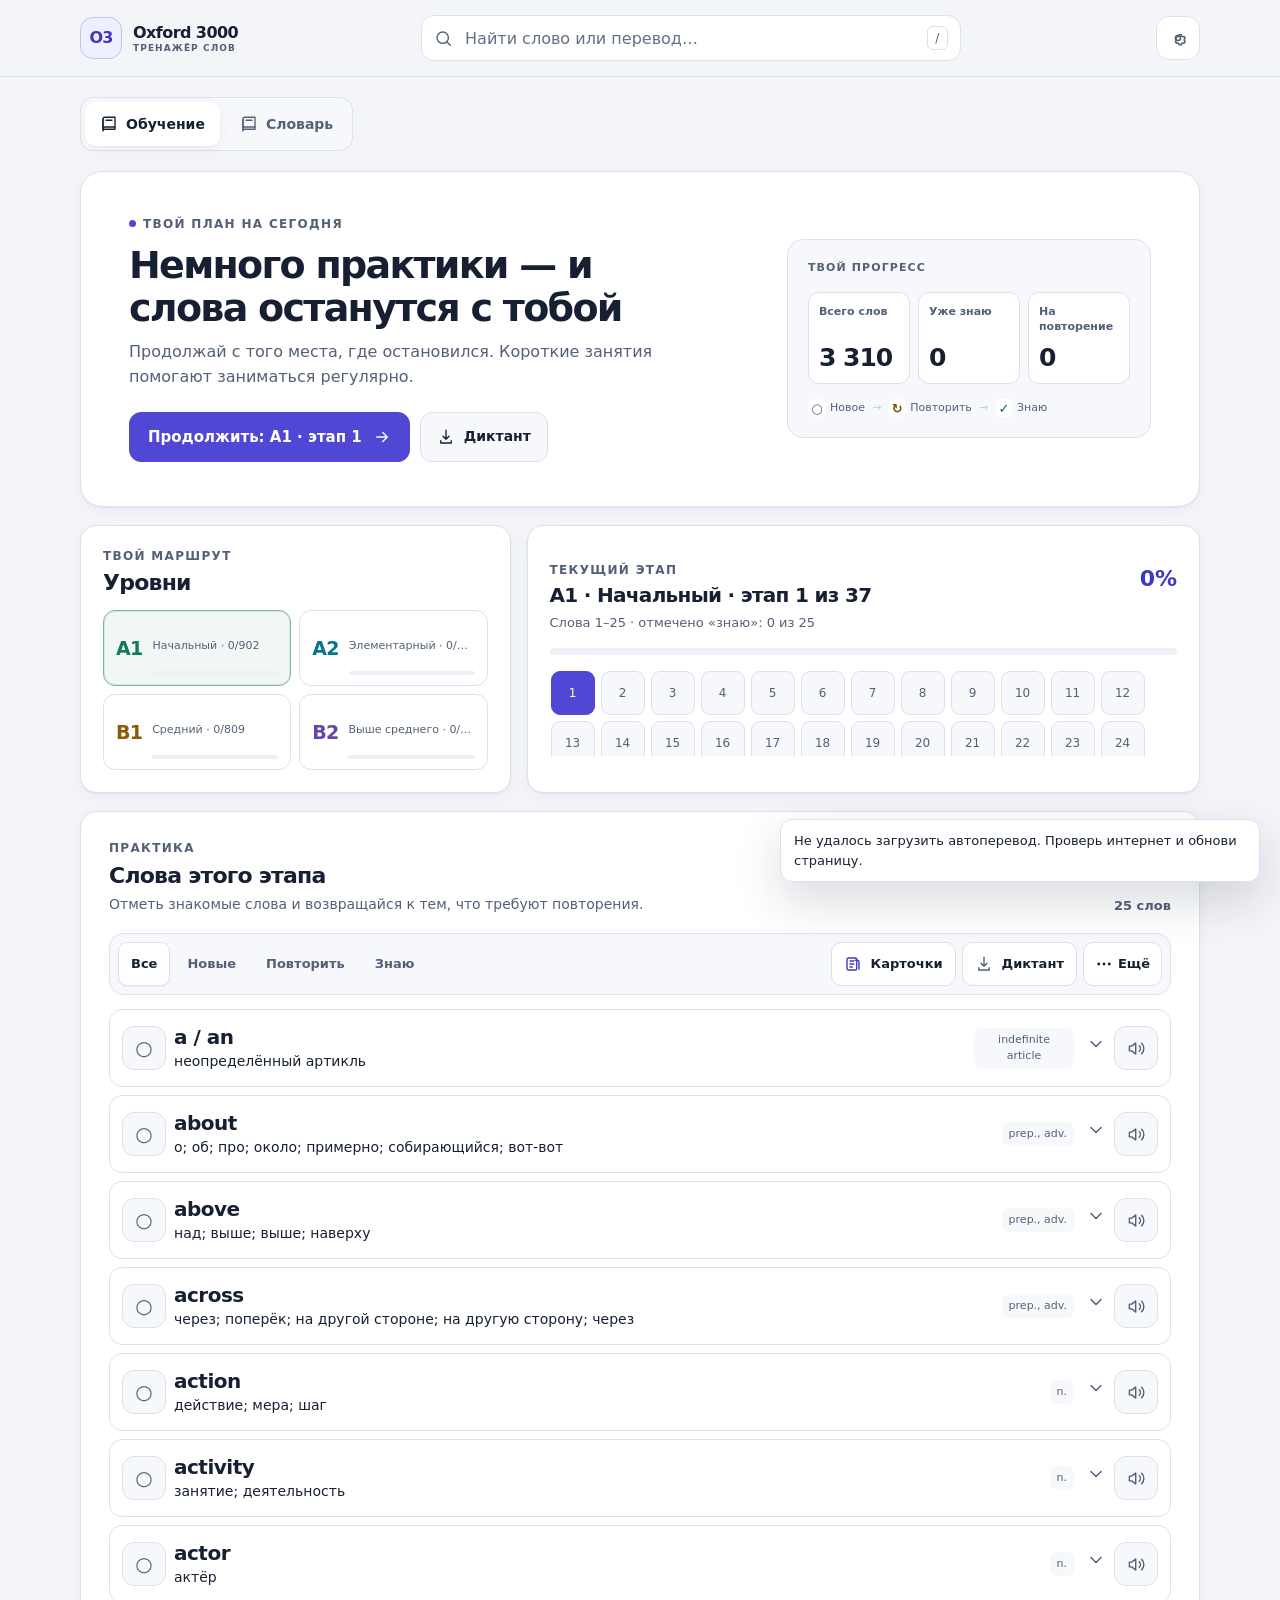
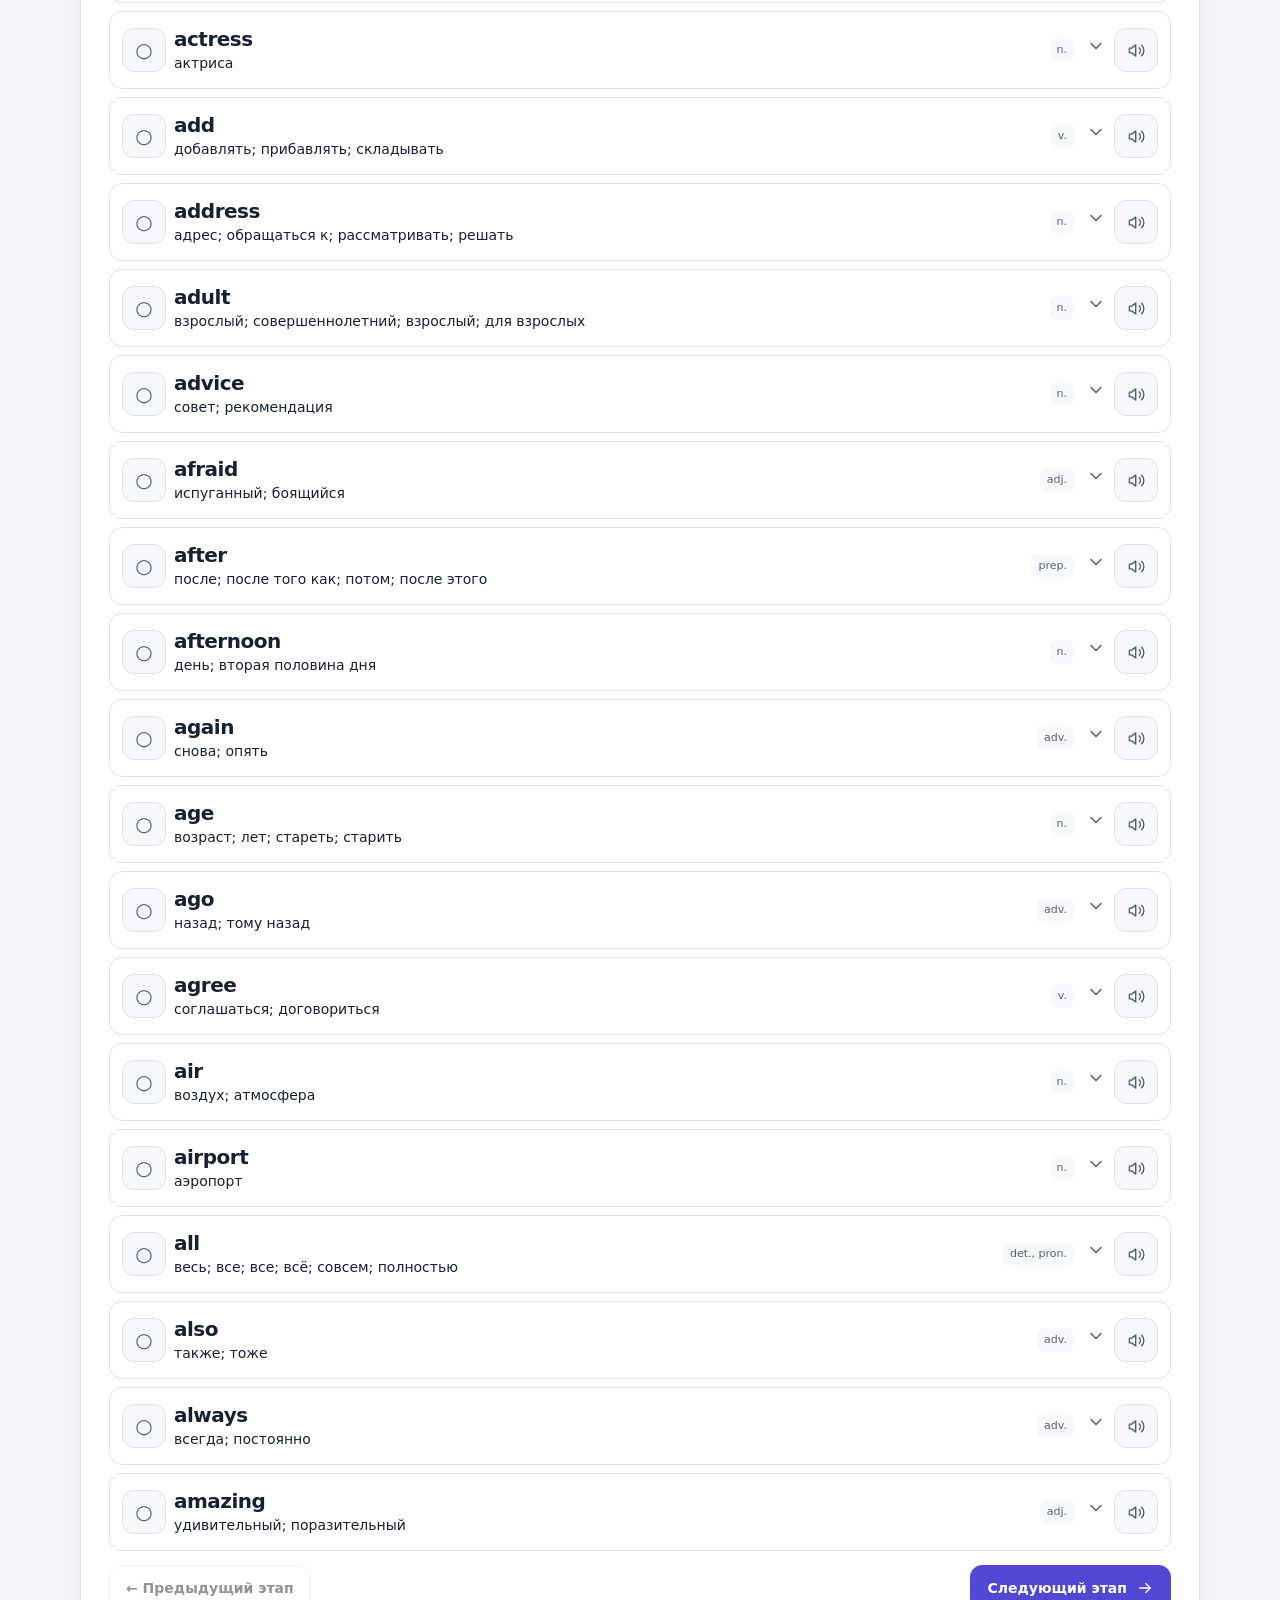
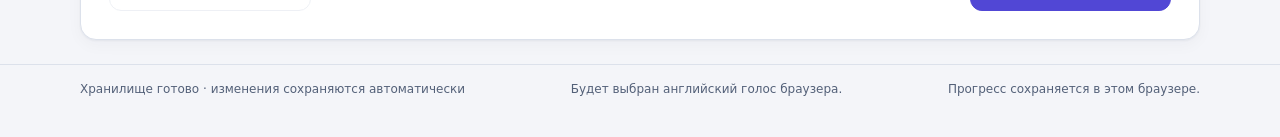
<file: index.html>
<!doctype html>
<html lang="ru">
<head>
  <meta charset="utf-8">
  <meta name="viewport" content="width=device-width, initial-scale=1, viewport-fit=cover">
  <meta name="theme-color" content="#f4f5f9">
  <meta name="apple-mobile-web-app-capable" content="yes">
  <meta name="apple-mobile-web-app-title" content="Oxford 3000">
  <meta name="description" content="Тренажёр английских слов Oxford 3000 для русскоязычных: уровни A1–B2, карточки, повторение и диктант.">
  <link rel="icon" type="image/svg+xml" href="data/icon.svg">
  <link rel="apple-touch-icon" href="./data/icon-180.png">
  <link rel="manifest" href="manifest.webmanifest">
  <title>Oxford 3000 — English Trainer</title>
  <link rel="stylesheet" href="./styles.css">
</head>
<body data-page="study">
  <header class="app-header">
    <div class="wrap top">
      <a class="brand" href="./index.html" aria-label="Oxford 3000 — на главную">
        <span class="brand-mark" aria-hidden="true">O3</span>
        <span class="brand-name">Oxford 3000<span class="brand-sub">ТРЕНАЖЁР СЛОВ</span></span>
      </a>
      <label class="searchbox" for="q">
        <svg viewBox="0 0 24 24" aria-hidden="true"><circle cx="11" cy="11" r="7.2"></circle><path d="m16.2 16.2 4.3 4.3"></path></svg>
        <span class="sr-only">Поиск по словам и переводам</span>
        <input id="q" type="search" placeholder="Найти слово или перевод…" autocomplete="off" aria-keyshortcuts="Control+K /">
        <kbd class="search-shortcut" aria-hidden="true">/</kbd>
        <button class="clear" id="clearSearch" type="button" aria-label="Очистить поиск" hidden>×</button>
      </label>
      <div class="header-tools">
        <span class="streak" id="stk" aria-live="polite"></span>
        <button class="icon-btn settings-trigger" data-a="data" type="button" aria-label="Настройки и данные" title="Настройки и данные">
          <svg viewBox="0 0 24 24" aria-hidden="true"><circle cx="12" cy="12" r="3"></circle><path d="m19.4 15 .1.1 1.1.9-1.4 2.4-1.4-.6a7.9 7.9 0 0 1-1.5.9l-.2 1.5h-2.8l-.2-1.5a7.9 7.9 0 0 1-1.5-.9l-1.4.6-1.4-2.4 1.1-.9a7.2 7.2 0 0 1 0-1.8l-1.1-.9 1.4-2.4 1.4.6a7.9 7.9 0 0 1 1.5-.9l.2-1.5h2.8l.2 1.5a7.9 7.9 0 0 1 1.5.9l1.4-.6 1.4 2.4-1.1.9a7.2 7.2 0 0 1 0 1.7Z"></path></svg>
        </button>
      </div>
    </div>
  </header>

  <main class="wrap app-main">
    <nav class="page-tabs" id="pageTabs" aria-label="Разделы сайта">
      <button class="page-tab active" data-a="pageStudy" type="button" aria-current="page"><svg viewBox="0 0 24 24" aria-hidden="true"><path d="M4 5.5A2.5 2.5 0 0 1 6.5 3H20v16H6.5A2.5 2.5 0 0 0 4 21Z"></path><path d="M4 5.5v13A2.5 2.5 0 0 1 6.5 16H20M8 7h8"></path></svg>Обучение</button>
      <button class="page-tab" data-a="pageVocab" type="button"><svg viewBox="0 0 24 24" aria-hidden="true"><path d="M4 5.5A2.5 2.5 0 0 1 6.5 3H20v16H6.5A2.5 2.5 0 0 0 4 21Z"></path><path d="M4 5.5v13A2.5 2.5 0 0 1 6.5 16H20M8 7h8"></path></svg>Словарь</button>
    </nav>

    <section id="studyPage" class="study-page">
      <section class="today-panel" aria-labelledby="todayTitle">
        <div class="today-copy">
          <div class="eyebrow"><span class="eyebrow-dot" aria-hidden="true"></span>ТВОЙ ПЛАН НА СЕГОДНЯ</div>
          <h1 id="todayTitle">Немного практики — и слова останутся с тобой</h1>
          <p class="subtitle">Продолжай с того места, где остановился. Короткие занятия помогают заниматься регулярно.</p>
          <div class="hero-actions">
            <button class="btn primary continue-btn" data-a="cards" id="continueBtn" type="button"><span id="continueLabel">Начать занятие · A1 · этап 1</span><svg viewBox="0 0 24 24" aria-hidden="true"><path d="M5 12h14M13 6l6 6-6 6"></path></svg></button>
            <button class="btn secondary-action" data-a="dict" type="button"><svg viewBox="0 0 24 24" aria-hidden="true"><path d="M12 3v12m0 0 4-4m-4 4-4-4M5 17v3h14v-3"></path></svg>Диктант</button>
          </div>
        </div>
        <div class="today-summary">
          <div class="summary-heading"><span>ТВОЙ ПРОГРЕСС</span><span class="streak-summary" id="streakSummary"></span></div>
          <div class="stats" id="stats" aria-live="polite"></div>
          <div class="status-guide" aria-label="Как работают статусы слов">
            <span class="guide-item"><b class="guide-new">○</b>Новое</span>
            <span class="guide-arrow" aria-hidden="true">→</span>
            <span class="guide-item"><b class="guide-review">↻</b>Повторить</span>
            <span class="guide-arrow" aria-hidden="true">→</span>
            <span class="guide-item"><b class="guide-known">✓</b>Знаю</span>
          </div>
        </div>
      </section>

      <section class="study-grid" aria-label="Уровень и этап обучения">
        <aside class="level-panel">
          <div class="section-heading compact-heading"><div><span class="eyebrow">ТВОЙ МАРШРУТ</span><h2>Уровни</h2></div></div>
          <nav class="levels" id="nav" aria-label="Уровни английского"></nav>
        </aside>
        <section class="stage-panel" id="stagePanel" aria-labelledby="stageTitle">
          <div class="stage-top"><div><div class="eyebrow">ТЕКУЩИЙ ЭТАП</div><h2 class="stage-title" id="stageTitle"></h2><div class="muted stage-meta" id="stageMeta"></div></div><div class="stage-percent" id="stagePct"></div></div>
          <div class="progress-line" role="progressbar" aria-label="Прогресс этапа" aria-valuemin="0" aria-valuemax="100"><i id="stageProgress"></i></div>
          <div class="stages" id="chips" aria-label="Этапы"></div>
        </section>
      </section>

      <section class="word-workspace" aria-labelledby="wordsHeading">
        <div class="section-heading words-heading"><div><span class="eyebrow">ПРАКТИКА</span><h2 id="wordsHeading">Слова этого этапа</h2><p class="muted">Отметь знакомые слова и возвращайся к тем, что требуют повторения.</p></div><div class="word-count" id="wordCount" aria-live="polite"></div></div>
        <div class="toolbar">
          <div class="filters" id="filters" role="group" aria-label="Фильтр по статусу">
            <button class="filter active" data-filter="all" type="button" aria-pressed="true">Все</button>
            <button class="filter" data-filter="0" type="button" aria-pressed="false">Новые</button>
            <button class="filter" data-filter="1" type="button" aria-pressed="false">Повторить</button>
            <button class="filter" data-filter="2" type="button" aria-pressed="false">Знаю</button>
          </div>
          <div class="toolbar-actions">
            <button class="btn small toolbar-study" data-a="cards" type="button"><svg viewBox="0 0 24 24" aria-hidden="true"><rect x="4" y="4" width="13" height="16" rx="2"></rect><path d="M8 8h5M8 12h5M8 16h3m4-9h3a2 2 0 0 1 2 2v10"></path></svg>Карточки</button>
            <button class="btn small toolbar-dict" data-a="dict" type="button"><svg viewBox="0 0 24 24" aria-hidden="true"><path d="M12 3v12m0 0 4-4m-4 4-4-4M5 17v3h14v-3"></path></svg>Диктант</button>
            <details class="more-actions" id="moreMenu">
              <summary aria-label="Другие действия" title="Другие действия"><svg viewBox="0 0 24 24" aria-hidden="true"><circle cx="5" cy="12" r="1"></circle><circle cx="12" cy="12" r="1"></circle><circle cx="19" cy="12" r="1"></circle></svg><span>Ещё</span></summary>
              <div class="more-menu-items">
                <button data-a="modeToday" type="button"><svg viewBox="0 0 24 24" aria-hidden="true"><circle cx="12" cy="12" r="9"></circle><path d="M12 7v5l3 2"></path></svg>План на сегодня</button>
                <button data-a="modeStages" type="button"><svg viewBox="0 0 24 24" aria-hidden="true"><path d="M4 5h16M4 12h16M4 19h16"></path><circle cx="8" cy="5" r="1.5"></circle><circle cx="15" cy="12" r="1.5"></circle><circle cx="10" cy="19" r="1.5"></circle></svg>Показать этап</button>
                <button data-a="rev" type="button"><svg viewBox="0 0 24 24" aria-hidden="true"><path d="M4 12a8 8 0 1 0 2.3-5.7L4 8.5M4 4v4.5h4.5"></path><path d="M12 8v4l2.5 1.5"></path></svg>Слабые слова</button>
                <button class="danger-action" data-a="allk" type="button"><svg viewBox="0 0 24 24" aria-hidden="true"><path d="m5 12 4 4L19 6"></path></svg>Отметить этап как изученный</button>
              </div>
            </details>
          </div>
        </div>
        <section id="list" aria-live="polite" aria-busy="false"></section>
        <div class="pager" id="pager"></div>
      </section>
    </section>

    <section id="vocabPage" class="vocab-page" hidden aria-labelledby="vocabHeading">
      <div class="section-heading vocab-heading"><div><span class="eyebrow">OXFORD 3000</span><h1 id="vocabHeading">Словарь</h1><p class="subtitle">Ищи слово, смотри перевод и тренируй память на карточках.</p></div><div id="vocabMeta" class="word-count" aria-live="polite"></div></div>
      <div class="vocab-controls">
        <label class="field-label" for="vocabLevel">Уровень</label>
        <select id="vocabLevel" class="vocab-select"><option value="all">Все уровни</option><option>A1</option><option>A2</option><option>B1</option><option>B2</option></select>
        <div class="vocab-switch" role="group" aria-label="Вид словаря"><button class="btn active" data-a="vocabTable" type="button" aria-pressed="true"><svg viewBox="0 0 24 24" aria-hidden="true"><path d="M4 5h16M4 10h16M4 15h16M4 20h16M9 5v15M16 5v15"></path></svg>Таблица</button><button class="btn" data-a="vocabCards" type="button" aria-pressed="false"><svg viewBox="0 0 24 24" aria-hidden="true"><rect x="4" y="3" width="16" height="18" rx="2"></rect><path d="M8 8h8M8 12h8M8 16h5"></path></svg>Карточки</button></div>
      </div>
      <div class="vocab-language"><span>Первая сторона:</span><button class="filter active" data-a="frontEnglish" type="button" aria-pressed="true">English</button><button class="filter" data-a="frontRussian" type="button" aria-pressed="false">Русский</button><span class="muted">Нажми или выбери карточку клавиатурой, чтобы перевернуть</span></div>
      <div id="vocabContent"></div>
      <div class="vocab-pagination" id="vocabPagination"></div>
    </section>
  </main>

  <footer class="app-footer"><div class="wrap footer-inner"><span id="saveState" role="status" aria-live="polite">Загрузка хранилища…</span><span id="speechStatus"></span><span>Прогресс сохраняется в этом браузере.</span></div></footer>
  <div class="mobile-continue"><button class="btn primary" data-a="cards" type="button"><span id="continueMobileLabel">Начать занятие · A1 · этап 1</span><svg viewBox="0 0 24 24" aria-hidden="true"><path d="M5 12h14M13 6l6 6-6 6"></path></svg></button></div>
  <nav class="mobile-nav" aria-label="Основная навигация">
    <button class="active" data-a="pageStudy" type="button" aria-current="page"><svg viewBox="0 0 24 24" aria-hidden="true"><path d="M4 5.5A2.5 2.5 0 0 1 6.5 3H20v16H6.5A2.5 2.5 0 0 0 4 21Z"></path><path d="M4 5.5v13A2.5 2.5 0 0 1 6.5 16H20"></path></svg><span>Учёба</span></button>
    <button data-a="pageVocab" type="button"><svg viewBox="0 0 24 24" aria-hidden="true"><path d="M4 5.5A2.5 2.5 0 0 1 6.5 3H20v16H6.5A2.5 2.5 0 0 0 4 21Z"></path><path d="M4 5.5v13A2.5 2.5 0 0 1 6.5 16H20"></path></svg><span>Словарь</span></button>
    <button data-a="data" type="button"><svg viewBox="0 0 24 24" aria-hidden="true"><circle cx="12" cy="12" r="3"></circle><path d="m19.4 15 .1.1 1.1.9-1.4 2.4-1.4-.6a7.9 7.9 0 0 1-1.5.9l-.2 1.5h-2.8l-.2-1.5a7.9 7.9 0 0 1-1.5-.9l-1.4.6-1.4-2.4 1.1-.9a7.2 7.2 0 0 1 0-1.8l-1.1-.9 1.4-2.4 1.4.6a7.9 7.9 0 0 1 1.5-.9l.2-1.5h2.8l.2 1.5a7.9 7.9 0 0 1 1.5.9l1.4-.6 1.4 2.4-1.1.9a7.2 7.2 0 0 1 0 1.7Z"></path></svg><span>Настройки</span></button>
  </nav>

  <div id="dlg" class="dialog-layer" role="dialog" aria-modal="true" aria-label="Окно тренажёра" hidden><div class="dialog" id="dbody"></div></div>
  <div id="toast" class="toast" role="status" aria-live="polite"></div>
  <input type="file" id="fi" accept=".json,application/json" hidden>
  <script src="./bootstrap.js"></script>
</body>
</html>
</file>
<file: styles.css>
:root {
  color-scheme: light;
  --bg: #f4f5f9;
  --surface: #ffffff;
  --surface-2: #f7f8fc;
  --surface-3: #eef0f7;
  --text: #172033;
  --muted: #536078;
  --line: #dce1eb;
  --line-strong: #c4ccdb;
  --accent: #5147d5;
  --accent-strong: #4037bf;
  --accent-soft: #efefff;
  --on-accent: #ffffff;
  --green: #176b45;
  --green-soft: #e9f6ef;
  --on-green: #ffffff;
  --amber: #78530b;
  --amber-soft: #fff5dc;
  --danger: #a42d39;
  --danger-soft: #fff0f1;
  --level-a1: #147a58;
  --level-a2: #08758a;
  --level-b1: #8c5b0a;
  --level-b2: #6743ae;
  --shadow-sm: 0 1px 2px rgba(19, 30, 53, .05), 0 5px 16px rgba(19, 30, 53, .035);
  --shadow-md: 0 18px 48px rgba(15, 24, 43, .16);
  --radius-sm: 10px;
  --radius-md: 16px;
  --radius-lg: 22px;
  --space-1: 4px;
  --space-2: 8px;
  --space-3: 12px;
  --space-4: 16px;
  --space-5: 20px;
  --space-6: 24px;
  --space-8: 32px;
  --space-10: 40px;
  --text-xs: .75rem;
  --text-sm: .875rem;
  --text-md: 1rem;
  --text-lg: 1.125rem;
  --text-xl: 1.375rem;
  --text-2xl: 1.875rem;
  --text-display: clamp(1.625rem, 4vw, 2.375rem);
  --motion-fast: 120ms;
  --motion-base: 180ms;
  --motion-slow: 260ms;
  --ease-out: cubic-bezier(.2, .75, .25, 1);
  font-family: ui-sans-serif, system-ui, -apple-system, BlinkMacSystemFont, "Segoe UI", sans-serif;
}

[data-theme="dark"] {
  color-scheme: dark;
  --bg: #111621;
  --surface: #1a2230;
  --surface-2: #202a3b;
  --surface-3: #2a3548;
  --text: #f1f4fb;
  --muted: #bdc6d7;
  --line: #354155;
  --line-strong: #4b5a72;
  --accent: #b5adff;
  --accent-strong: #c8c2ff;
  --accent-soft: #302d50;
  --on-accent: #19163a;
  --green: #82d5a9;
  --green-soft: #203c32;
  --on-green: #11251c;
  --amber: #f2ce7a;
  --amber-soft: #41371f;
  --danger: #ff9da6;
  --danger-soft: #48272e;
  --level-a1: #81d9b0;
  --level-a2: #80d4e6;
  --level-b1: #f0c67b;
  --level-b2: #cbb2ff;
  --shadow-sm: 0 1px 2px rgba(0, 0, 0, .16), 0 6px 18px rgba(0, 0, 0, .12);
  --shadow-md: 0 18px 48px rgba(0, 0, 0, .45);
}

* { box-sizing: border-box; }
html { min-width: 320px; scroll-behavior: smooth; scroll-padding-top: 92px; }
body {
  min-width: 320px;
  margin: 0;
  padding-bottom: calc(24px + env(safe-area-inset-bottom));
  background: var(--bg);
  color: var(--text);
  font-size: 1rem;
  line-height: 1.5;
  -webkit-font-smoothing: antialiased;
  text-rendering: optimizeLegibility;
}
button, input, select, textarea { font: inherit; }
button { color: inherit; cursor: pointer; }
button:disabled { cursor: not-allowed; opacity: .48; }
button, a, input, select, summary { -webkit-tap-highlight-color: transparent; }
a { color: var(--accent-strong); }
svg { width: 20px; height: 20px; fill: none; stroke: currentColor; stroke-width: 1.8; stroke-linecap: round; stroke-linejoin: round; flex: 0 0 auto; }
:focus-visible { outline: 3px solid var(--accent); outline-offset: 3px; }
[hidden] { display: none !important; }
.sr-only { position: absolute; width: 1px; height: 1px; padding: 0; margin: -1px; overflow: hidden; clip: rect(0, 0, 0, 0); white-space: nowrap; border: 0; }
.wrap { width: min(100% - 40px, 1120px); margin-inline: auto; }
.muted { color: var(--muted); }
.eyebrow { display: block; color: var(--muted); font-size: var(--text-xs); font-weight: 750; letter-spacing: .11em; line-height: 1.35; }

.app-header {
  position: sticky;
  z-index: 30;
  top: 0;
  padding-top: env(safe-area-inset-top);
  border-bottom: 1px solid var(--line);
  background: color-mix(in srgb, var(--bg) 94%, transparent);
  backdrop-filter: blur(14px);
}
.top { display: grid; grid-template-columns: auto minmax(190px, 1fr) auto; align-items: center; gap: 28px; min-height: 76px; }
.brand { display: inline-flex; align-items: center; gap: 11px; min-width: max-content; color: var(--text); text-decoration: none; }
.brand-mark { display: grid; width: 42px; height: 42px; place-items: center; border: 1px solid color-mix(in srgb, var(--accent) 20%, var(--line)); border-radius: 13px; background: var(--accent-soft); color: var(--accent-strong); font-size: 1rem; font-weight: 800; letter-spacing: -.06em; }
.brand-name { display: grid; gap: 1px; font-size: 1rem; font-weight: 760; letter-spacing: -.035em; line-height: 1.2; }
.brand-sub { color: var(--muted); font-size: 0.5625rem; font-weight: 700; letter-spacing: .12em; }
.searchbox { display: flex; align-items: center; gap: 10px; width: min(100%, 540px); min-height: 46px; justify-self: center; padding: 0 12px; border: 1px solid var(--line); border-radius: 13px; background: var(--surface); color: var(--muted); transition: border-color var(--motion-fast), box-shadow var(--motion-fast); }
.searchbox:focus-within { border-color: var(--accent); box-shadow: 0 0 0 3px color-mix(in srgb, var(--accent) 17%, transparent); }
.searchbox > svg { width: 19px; height: 19px; }
.searchbox input { width: 100%; min-width: 0; height: 44px; border: 0; outline: 0; background: transparent; color: var(--text); font-size: 1rem; }
.searchbox input::placeholder { color: var(--muted); opacity: .9; }
.search-shortcut { display: grid; width: 24px; height: 24px; place-items: center; border: 1px solid var(--line); border-radius: 6px; color: var(--muted); font-family: inherit; font-size: 0.75rem; }
.clear { width: 44px; min-width: 44px; height: 44px; border: 0; border-radius: 8px; background: transparent; color: var(--muted); font-size: 1.4375rem; line-height: 1; }
.clear:hover { background: var(--surface-3); color: var(--text); }
.header-tools { display: flex; align-items: center; justify-content: flex-end; gap: 12px; }
.streak { display: inline-flex; align-items: center; gap: 6px; color: var(--text); font-size: 0.8125rem; font-weight: 650; white-space: nowrap; }
.streak svg { color: var(--amber); }
.icon-btn { display: grid; width: 44px; height: 44px; place-items: center; border: 1px solid var(--line); border-radius: 13px; background: var(--surface); color: var(--muted); transition: color var(--motion-fast), border-color var(--motion-fast), background var(--motion-fast); }
.icon-btn:hover { border-color: var(--line-strong); background: var(--surface-2); color: var(--text); }

.app-main { min-height: 72vh; padding-top: 20px; }
.page-tabs { display: flex; gap: 5px; width: max-content; margin: 0 0 20px; padding: 4px; border: 1px solid var(--line); border-radius: 13px; background: var(--surface-2); }
.page-tab { display: inline-flex; align-items: center; justify-content: center; gap: 8px; min-height: 44px; padding: 0 15px; border: 0; border-radius: 10px; background: transparent; color: var(--muted); font-size: 0.875rem; font-weight: 650; transition: color var(--motion-fast), background var(--motion-fast), box-shadow var(--motion-fast); }
.page-tab svg { width: 18px; height: 18px; }
.page-tab:hover { color: var(--text); }
.page-tab.active { background: var(--surface); box-shadow: var(--shadow-sm); color: var(--text); }

.today-panel { display: grid; grid-template-columns: minmax(0, 1.25fr) minmax(330px, .75fr); gap: clamp(24px, 4vw, 56px); align-items: center; min-height: 260px; padding: clamp(24px, 4vw, 44px); border: 1px solid var(--line); border-radius: var(--radius-lg); background: var(--surface); box-shadow: var(--shadow-sm); }
.today-copy { max-width: 630px; }
.eyebrow-dot { display: inline-block; width: 7px; height: 7px; margin: 0 7px 1px 0; border-radius: 50%; background: var(--accent); }
h1, h2, h3, h4, p { margin-top: 0; }
.today-panel h1 { max-width: 610px; margin: 12px 0 10px; font-size: var(--text-display); font-weight: 730; letter-spacing: -.045em; line-height: 1.13; text-wrap: balance; }
.subtitle { max-width: 590px; margin: 0; color: var(--muted); font-size: 1rem; line-height: 1.55; }
.hero-actions { display: flex; flex-wrap: wrap; gap: 10px; margin-top: 22px; }
.btn { display: inline-flex; min-height: 46px; align-items: center; justify-content: center; gap: 9px; padding: 0 16px; border: 1px solid var(--line); border-radius: 12px; background: var(--surface); color: var(--text); font-size: 0.875rem; font-weight: 650; line-height: 1.2; text-align: center; text-decoration: none; transition: transform var(--motion-fast), color var(--motion-fast), border-color var(--motion-fast), background var(--motion-fast), box-shadow var(--motion-fast); }
.btn svg { width: 18px; height: 18px; }
.btn:hover:not(:disabled) { border-color: var(--line-strong); background: var(--surface-2); }
.btn:active:not(:disabled) { transform: translateY(1px); }
.btn.primary { border-color: var(--accent); background: var(--accent); color: var(--on-accent); }
.btn.primary:hover:not(:disabled) { border-color: var(--accent-strong); background: var(--accent-strong); }
.btn.secondary-action { border-color: var(--line); background: var(--surface-2); }
.btn.soft { border-color: transparent; background: var(--accent-soft); color: var(--accent-strong); }
.btn.danger { border-color: color-mix(in srgb, var(--danger) 35%, var(--line)); background: var(--danger-soft); color: var(--danger); }
.btn.small { min-height: 44px; padding: 0 12px; border-radius: 10px; font-size: 0.8125rem; }
.continue-btn { min-height: 50px; padding-inline: 18px; font-size: 0.9375rem; }
.continue-btn svg { margin-left: 2px; }
.today-summary { min-width: 0; padding: 20px; border: 1px solid var(--line); border-radius: var(--radius-md); background: var(--surface-2); }
.summary-heading { display: flex; align-items: center; justify-content: space-between; gap: 10px; margin-bottom: 15px; color: var(--muted); font-size: 0.6875rem; font-weight: 750; letter-spacing: .1em; }
.streak-summary { display: inline-flex; align-items: center; gap: 5px; color: var(--text); font-size: 0.75rem; letter-spacing: 0; }
.streak-summary:empty { display: none; }
.streak-summary svg { width: 16px; height: 16px; color: var(--amber); }
.stats { display: grid; grid-template-columns: repeat(3, minmax(0, 1fr)); gap: 8px; }
.stat { min-width: 0; padding: 12px 10px; border: 1px solid var(--line); border-radius: 11px; background: var(--surface); }
.stat-label { min-height: 36px; color: var(--muted); font-size: 0.6875rem; font-weight: 550; line-height: 1.35; }
.stat-value { margin-top: 3px; color: var(--text); font-size: clamp(1.25rem, 2vw, 1.5625rem); font-weight: 740; letter-spacing: -.04em; font-variant-numeric: tabular-nums; line-height: 1.1; }
.status-guide { display: flex; flex-wrap: wrap; align-items: center; gap: 7px; margin-top: 15px; color: var(--muted); font-size: 0.6875rem; }
.guide-item { display: inline-flex; align-items: center; gap: 4px; white-space: nowrap; }
.guide-item b { display: inline-grid; width: 18px; height: 18px; place-items: center; border-radius: 6px; background: var(--surface); font-size: 0.8125rem; }
.guide-new { color: var(--muted); }
.guide-review { color: var(--amber); }
.guide-known { color: var(--green); }
.guide-arrow { color: var(--line-strong); }

.study-grid { display: grid; grid-template-columns: minmax(260px, .78fr) minmax(0, 1.22fr); gap: 16px; margin-top: 18px; }
.level-panel, .stage-panel, .word-workspace { min-width: 0; padding: 22px; border: 1px solid var(--line); border-radius: var(--radius-md); background: var(--surface); box-shadow: var(--shadow-sm); }
.section-heading { display: flex; align-items: end; justify-content: space-between; gap: 20px; }
.compact-heading { margin-bottom: 14px; }
.section-heading h2, .stage-title { margin: 5px 0 0; font-size: var(--text-xl); font-weight: 700; letter-spacing: -.035em; line-height: 1.25; }
.levels { display: grid; grid-template-columns: repeat(2, minmax(0, 1fr)); gap: 8px; }
.level { display: grid; min-height: 76px; grid-template-columns: auto 1fr; grid-template-rows: 1fr auto; align-items: center; gap: 0 10px; padding: 10px 12px; border: 1px solid var(--line); border-radius: 12px; background: var(--surface); text-align: left; transition: border-color var(--motion-fast), background var(--motion-fast), box-shadow var(--motion-fast); }
.level:hover { border-color: var(--line-strong); background: var(--surface-2); }
.level.active { border-color: color-mix(in srgb, var(--level) 45%, var(--line)); background: color-mix(in srgb, var(--level) 6%, var(--surface)); box-shadow: inset 0 0 0 1px color-mix(in srgb, var(--level) 12%, transparent); }
.level strong { grid-row: 1 / 3; color: var(--level); font-size: 1.1875rem; font-weight: 780; letter-spacing: -.04em; }
.level small { overflow: hidden; color: var(--muted); font-size: 0.6875rem; text-overflow: ellipsis; white-space: nowrap; }
.level-count { margin-left: auto; }
.mini-track { height: 4px; overflow: hidden; border-radius: 4px; background: var(--surface-3); }
.mini-track i, .progress-line i { display: block; height: 100%; border-radius: inherit; background: var(--level, var(--accent)); transition: width var(--motion-slow) var(--ease-out); }
[data-v="A1"], [data-l="A1"] { --level: var(--level-a1); }
[data-v="A2"], [data-l="A2"] { --level: var(--level-a2); }
[data-v="B1"], [data-l="B1"] { --level: var(--level-b1); }
[data-v="B2"], [data-l="B2"] { --level: var(--level-b2); }
.stage-panel { display: flex; min-height: 100%; flex-direction: column; justify-content: center; }
.stage-top { display: flex; align-items: start; justify-content: space-between; gap: 16px; }
.stage-title { font-size: 1.25rem; }
.stage-meta { margin-top: 5px; font-size: 0.8125rem; }
.stage-percent { color: var(--accent-strong); font-size: 1.375rem; font-weight: 740; font-variant-numeric: tabular-nums; }
.progress-line { height: 7px; overflow: hidden; margin: 16px 0 15px; border-radius: 999px; background: var(--surface-3); }
.progress-line i { width: 0; background: var(--accent); }
.stages { display: flex; max-height: 86px; flex-wrap: wrap; gap: 6px; overflow-y: auto; padding: 1px 3px 3px 1px; scrollbar-color: var(--line-strong) transparent; scrollbar-width: thin; }
.stage { display: grid; width: 44px; min-width: 44px; height: 44px; place-items: center; border: 1px solid var(--line); border-radius: 9px; background: var(--surface-2); color: var(--muted); font-size: 0.75rem; font-variant-numeric: tabular-nums; }
.stage:hover { border-color: var(--accent); color: var(--text); }
.stage.active { border-color: var(--accent); background: var(--accent); color: var(--on-accent); }

.word-workspace { margin-top: 18px; padding: 24px; }
.words-heading { align-items: end; margin-bottom: 18px; }
.words-heading p { margin: 5px 0 0; font-size: 0.875rem; }
.word-count { color: var(--muted); font-size: 0.8125rem; font-weight: 550; font-variant-numeric: tabular-nums; }
.toolbar { display: flex; align-items: center; justify-content: space-between; gap: 12px; margin-bottom: 14px; padding: 8px; border: 1px solid var(--line); border-radius: 14px; background: var(--surface-2); }
.filters { display: flex; min-width: 0; flex-wrap: wrap; gap: 4px; }
.filter { display: inline-flex; min-height: 44px; align-items: center; justify-content: center; padding: 0 12px; border: 1px solid transparent; border-radius: 9px; background: transparent; color: var(--muted); font-size: 0.8125rem; font-weight: 600; white-space: nowrap; }
.filter:hover { background: var(--surface); color: var(--text); }
.filter.active { border-color: var(--line); background: var(--surface); box-shadow: 0 1px 2px rgba(10, 20, 40, .04); color: var(--text); }
.toolbar-actions { display: flex; flex: 0 0 auto; align-items: center; gap: 6px; }
.toolbar-study svg { color: var(--accent-strong); }
.toolbar-dict svg { color: var(--muted); }
.more-actions { position: relative; }
.more-actions summary { display: inline-flex; min-height: 44px; align-items: center; gap: 5px; padding: 0 11px; border: 1px solid var(--line); border-radius: 10px; background: var(--surface); color: var(--text); cursor: pointer; font-size: 0.8125rem; font-weight: 620; list-style: none; }
.more-actions summary::-webkit-details-marker { display: none; }
.more-actions summary svg { width: 18px; height: 18px; }
.more-actions[open] summary { border-color: var(--accent); }
.more-menu-items { position: absolute; z-index: 15; top: calc(100% + 7px); right: 0; display: grid; width: min(270px, calc(100vw - 40px)); gap: 3px; padding: 6px; border: 1px solid var(--line); border-radius: 13px; background: var(--surface); box-shadow: var(--shadow-md); }
.more-menu-items button { display: flex; min-height: 44px; align-items: center; gap: 10px; padding: 7px 10px; border: 0; border-radius: 9px; background: transparent; color: var(--text); font-size: 0.8125rem; text-align: left; }
.more-menu-items button:hover { background: var(--surface-2); }
.more-menu-items button svg { width: 17px; height: 17px; color: var(--muted); }
.more-menu-items .danger-action { color: var(--danger); }
.more-menu-items .danger-action svg { color: var(--danger); }
#list { display: grid; gap: 8px; }
.word-card { overflow: clip; border: 1px solid var(--line); border-radius: 13px; background: var(--surface); transition: border-color var(--motion-fast), background var(--motion-fast), box-shadow var(--motion-fast); }
.word-card:hover { border-color: var(--line-strong); }
.word-card[data-s="1"] { border-left: 3px solid var(--amber); }
.word-card[data-s="2"] { border-left: 3px solid var(--green); }
.word-row { display: grid; min-height: 76px; grid-template-columns: 44px minmax(0, 1fr) 44px; align-items: center; gap: 8px; padding: 8px 12px; }
.status, .sound { display: grid; width: 44px; min-width: 44px; height: 44px; place-items: center; border: 1px solid var(--line); border-radius: 12px; background: var(--surface-2); color: var(--muted); transition: color var(--motion-fast), background var(--motion-fast), border-color var(--motion-fast); }
.status { font-size: 1.25rem; font-weight: 700; }
.status:hover, .sound:hover { border-color: var(--accent); background: var(--accent-soft); color: var(--accent-strong); }
.word-card[data-s="1"] .status { color: var(--amber); }
.word-card[data-s="2"] .status { color: var(--green); }
.sound svg { width: 19px; height: 19px; }
.word-toggle { display: grid; min-width: 0; min-height: 56px; grid-template-columns: minmax(0, 1fr) auto 20px; align-items: center; gap: 12px; padding: 5px 0; border: 0; background: transparent; text-align: left; }
.word-main { display: grid; min-width: 0; gap: 2px; }
.word-title { color: var(--text); font-size: clamp(1.0625rem, 2vw, 1.25rem); font-weight: 690; letter-spacing: -.025em; line-height: 1.25; overflow-wrap: anywhere; }
.word-meaning-label { color: var(--muted); font-size: 0.6875rem; }
.word-translation { color: var(--text); font-size: 0.875rem; font-weight: 520; line-height: 1.4; overflow-wrap: anywhere; }
.translation-source { display: inline-block; width: max-content; margin-top: 3px; padding: 2px 6px; border: 1px solid var(--line); border-radius: 6px; background: var(--surface-2); color: var(--muted); font-size: 0.625rem; font-weight: 600; line-height: 1.4; }
.translation-source.auto { border-color: color-mix(in srgb, var(--amber) 35%, var(--line)); background: var(--amber-soft); color: var(--amber); }
.translation-fallback { margin: 0 0 12px; color: var(--text); font-size: 0.9375rem; font-weight: 600; }
.homonym-note { margin-top: 7px; }
.pos { max-width: 100px; padding: 4px 7px; border-radius: 7px; background: var(--surface-2); color: var(--muted); font-size: 0.6875rem; text-align: center; }
.chevron { color: var(--muted); font-size: 1.0625rem; text-align: center; transition: transform var(--motion-fast); }
.word-card[data-open="true"] .chevron { transform: rotate(180deg); }
.word-body { margin: 0 14px 14px 64px; padding: 16px; border-top: 1px solid var(--line); color: var(--text); font-size: 0.875rem; }
.word-body h4 { margin: 16px 0 6px; color: var(--muted); font-size: 0.6875rem; font-weight: 750; letter-spacing: .08em; text-transform: uppercase; }
.word-body > h4:first-child { margin-top: 0; }
.word-body p { margin: 6px 0 10px; }
.sense { padding: 12px 0; border-bottom: 1px solid var(--line); }
.sense:last-child { border-bottom: 0; }
.sense h4 { margin: 0 0 7px; color: var(--accent-strong); }
.sense-ru { font-weight: 620; }
.example { display: grid; grid-template-columns: minmax(0, 1fr) auto; gap: 5px 12px; align-items: center; margin: 9px 0; }
.example > span:first-child { min-width: 0; overflow-wrap: anywhere; }
.example-ru { grid-column: 1; color: var(--muted); }
.example-sound { grid-column: 2; grid-row: 1 / 3; }
.collocation { display: inline-block; margin: 3px 4px 3px 0; padding: 4px 7px; border-radius: 6px; background: var(--surface-2); }
.note { margin: 5px 0; padding: 9px 11px; border-left: 3px solid var(--accent); border-radius: 5px; background: var(--surface-2); }
.own { display: grid; gap: 3px; }
.add-row { display: flex; gap: 7px; margin-top: 8px; }
.add-row input { min-width: 0; flex: 1; min-height: 44px; padding: 0 11px; border: 1px solid var(--line); border-radius: 9px; background: var(--surface); color: var(--text); }
.word-body a { display: inline-flex; min-height: 44px; align-items: center; margin: 4px 8px 0 0; padding: 5px 9px; border: 1px solid var(--line); border-radius: 8px; color: var(--accent-strong); font-size: 0.75rem; text-decoration: none; }
.word-body a:hover { background: var(--accent-soft); }
mark { padding: 0 1px; border-radius: 3px; background: var(--amber-soft); color: var(--text); }
.empty { display: grid; min-height: 150px; align-content: center; justify-items: center; gap: 6px; padding: 24px; border: 1px dashed var(--line-strong); border-radius: 13px; color: var(--muted); text-align: center; }
.empty strong { color: var(--text); font-size: 1rem; }
.pager { display: flex; justify-content: space-between; gap: 10px; margin-top: 14px; }

.vocab-page { min-height: 60vh; padding-bottom: 30px; }
.vocab-heading { margin: 8px 0 22px; }
.vocab-heading h1 { margin: 5px 0 6px; font-size: var(--text-2xl); letter-spacing: -.04em; }
.vocab-heading .subtitle { font-size: 0.9375rem; }
.vocab-controls { display: flex; align-items: center; gap: 9px; margin-bottom: 12px; padding: 12px; border: 1px solid var(--line); border-radius: 13px; background: var(--surface); }
.field-label { color: var(--muted); font-size: 0.8125rem; font-weight: 620; }
.vocab-select, .settings-select { min-height: 44px; padding: 0 34px 0 12px; border: 1px solid var(--line); border-radius: 10px; background: var(--surface); color: var(--text); }
.vocab-switch { display: flex; gap: 5px; margin-left: auto; }
.vocab-switch .btn { min-height: 44px; }
.vocab-switch .btn.active { border-color: var(--accent); background: var(--accent-soft); color: var(--accent-strong); }
.vocab-language { display: flex; flex-wrap: wrap; align-items: center; gap: 7px; margin-bottom: 12px; color: var(--muted); font-size: 0.8125rem; }
.vocab-language .muted { margin-left: auto; font-size: 0.75rem; }
.vocab-table-wrap { overflow-x: auto; border: 1px solid var(--line); border-radius: 13px; background: var(--surface); scrollbar-color: var(--line-strong) transparent; }
.vocab-table { width: 100%; border-collapse: separate; border-spacing: 0; font-size: 0.875rem; }
.vocab-table th { position: sticky; z-index: 2; top: 76px; padding: 12px 14px; border-bottom: 1px solid var(--line); background: var(--surface-2); color: var(--muted); font-size: 0.6875rem; font-weight: 750; letter-spacing: .04em; text-align: left; }
.vocab-table td { padding: 8px 14px; border-bottom: 1px solid var(--line); vertical-align: middle; }
.vocab-table tr:last-child td { border-bottom: 0; }
.vocab-table tbody tr:hover { background: var(--surface-2); }
.vocab-table td:first-child { color: var(--text); font-weight: 650; }
.vocab-table .translation-source { margin: 2px 0 0 6px; vertical-align: middle; }
.vocab-level-tag { display: inline-flex; min-width: 39px; min-height: 28px; align-items: center; justify-content: center; border-radius: 7px; background: color-mix(in srgb, var(--level) 11%, var(--surface)); color: var(--level); font-size: 0.6875rem; font-weight: 750; }
.vocab-audio { display: grid; width: 44px; height: 44px; place-items: center; border: 1px solid transparent; border-radius: 9px; background: transparent; color: var(--muted); }
.vocab-audio:hover { border-color: var(--line); background: var(--surface-2); color: var(--accent-strong); }
.vocab-card-grid { display: grid; grid-template-columns: repeat(4, minmax(0, 1fr)); gap: 12px; }
.vocab-flip { display: block; width: 100%; min-height: 180px; padding: 0; border: 0; border-radius: 14px; background: transparent; color: var(--text); text-align: inherit; perspective: 1000px; cursor: pointer; }
.vocab-flip:focus-visible { border-radius: 14px; }
.vocab-flip-inner { position: relative; min-height: 180px; transform-style: preserve-3d; transition: transform var(--motion-slow) var(--ease-out); }
.vocab-flip.flipped .vocab-flip-inner { transform: rotateY(180deg); }
.vocab-face { position: absolute; inset: 0; display: flex; flex-direction: column; align-items: center; justify-content: center; gap: 12px; padding: 18px; border: 1px solid var(--line); border-radius: 14px; background: var(--surface); box-shadow: var(--shadow-sm); backface-visibility: hidden; text-align: center; }
.vocab-face.back { transform: rotateY(180deg); background: var(--accent-soft); }
.vocab-face small { color: var(--muted); font-size: 0.625rem; font-weight: 750; letter-spacing: .1em; }
.vocab-face strong { font-size: 1.25rem; line-height: 1.3; overflow-wrap: anywhere; }
.vocab-pagination { display: flex; align-items: center; justify-content: center; gap: 14px; margin-top: 16px; }

.app-footer { margin-top: 24px; padding: 15px 0; border-top: 1px solid var(--line); color: var(--muted); font-size: 0.75rem; }
.footer-inner { display: flex; flex-wrap: wrap; justify-content: space-between; gap: 8px 18px; }
#saveState[data-error="true"] { color: var(--danger); font-weight: 650; }
.mobile-nav, .mobile-continue { display: none; }

.dialog-layer { position: fixed; z-index: 100; inset: 0; display: grid; place-items: center; overflow-y: auto; padding: 24px; background: rgba(10, 14, 24, .62); backdrop-filter: blur(4px); }
.dialog { width: min(100%, 680px); max-height: min(90dvh, 900px); overflow-y: auto; padding: clamp(18px, 3vw, 28px); border: 1px solid var(--line); border-radius: 20px; background: var(--surface); box-shadow: var(--shadow-md); overscroll-behavior: contain; }
.dialog-top { display: flex; align-items: start; justify-content: space-between; gap: 16px; margin-bottom: 20px; }
.dialog-top strong { display: block; font-size: 1.25rem; font-weight: 720; letter-spacing: -.03em; }
.dialog-top .muted { margin-top: 4px; font-size: 0.8125rem; }
.dialog-close { display: grid; width: 44px; min-width: 44px; height: 44px; place-items: center; border: 1px solid var(--line); border-radius: 11px; background: var(--surface-2); color: var(--muted); }
.dialog-close:hover { color: var(--text); }
.dialog-section { margin-top: 20px; padding-top: 18px; border-top: 1px solid var(--line); }
.dialog-section h3 { margin: 0 0 10px; font-size: 0.9375rem; }
.dialog-section > p { color: var(--muted); font-size: 0.8125rem; }
.settings-grid { display: grid; grid-template-columns: repeat(2, minmax(0, 1fr)); gap: 13px; }
.settings-field { display: grid; align-content: start; gap: 6px; }
.settings-field > span { color: var(--text); font-size: 0.8125rem; font-weight: 650; }
.settings-field small { color: var(--muted); font-size: 0.6875rem; }
.settings-select { width: 100%; }
.settings-buttons { display: flex; flex-wrap: wrap; gap: 7px; }
.settings-font { margin-top: 14px; }
.setting-feedback { min-height: 21px; margin-top: 8px; color: var(--muted); font-size: 0.75rem; }
.dialog-actions { display: flex; flex-wrap: wrap; justify-content: center; gap: 8px; margin: 14px 0; }
.dialog-actions .btn { flex: 1 1 auto; }
.data-preview { margin: 14px 0; padding: 14px; border-radius: 12px; background: var(--surface-2); }
.data-preview p { margin: 4px 0; }
.backup-list { display: grid; max-height: 260px; gap: 7px; overflow: auto; }
.backup-row { display: flex; align-items: center; justify-content: space-between; gap: 10px; padding: 10px; border: 1px solid var(--line); border-radius: 10px; }
.backup-row span { display: grid; gap: 3px; }
.backup-row b { font-size: 0.75rem; }
.backup-row small { color: var(--muted); font-size: 0.6875rem; }
.danger-zone { padding: 12px; border: 1px solid color-mix(in srgb, var(--danger) 35%, var(--line)); border-radius: 12px; background: var(--danger-soft); }
.danger-zone h3 { color: var(--danger); }
.danger-zone p { margin-bottom: 10px; }

.dict-setup-level { min-width: 0; margin: 9px 0; padding: 0; border: 1px solid var(--line); border-radius: 12px; background: var(--surface); }
#dictSetupSections { max-height: min(48dvh, 460px); overflow-y: auto; padding: 2px 4px 2px 0; }
.dict-setup-level-head { display: flex; min-height: 48px; align-items: center; gap: 9px; padding: 7px 12px; font-weight: 700; }
.dict-setup-level-head input, .dict-setup-stage input { width: 18px; height: 18px; accent-color: var(--accent); }
.dict-setup-stages { display: flex; flex-wrap: wrap; gap: 7px; padding: 10px 12px; border-top: 1px solid var(--line); }
.dict-setup-stage { display: inline-flex; min-height: 44px; align-items: center; gap: 6px; padding: 5px 9px; border: 1px solid var(--line); border-radius: 9px; background: var(--surface-2); font-size: 0.75rem; }
.dict-setup-footer { position: sticky; bottom: -28px; display: flex; align-items: center; justify-content: space-between; gap: 12px; margin: 15px -4px -4px; padding: 12px 4px 4px; background: var(--surface); }
.dict-setup-footer .muted { font-size: 0.75rem; }
.card-session-options { display: grid; grid-template-columns: repeat(3, minmax(0, 1fr)); gap: 9px; margin: 18px 0 12px; }
.session-option { min-height: 100px; flex-direction: column; align-items: flex-start; justify-content: center; gap: 6px; padding: 14px; text-align: left; }
.session-option strong { font-size: 1.1875rem; }
.session-option span { color: var(--muted); font-size: 0.75rem; font-weight: 500; }
.session-option:hover { border-color: var(--accent); background: var(--accent-soft); }

.session-screen { display: flex; min-height: min(74dvh, 760px); flex-direction: column; }
.session-topline { display: flex; align-items: center; justify-content: space-between; gap: 12px; }
.session-count { color: var(--muted); font-size: 0.8125rem; font-weight: 620; font-variant-numeric: tabular-nums; }
.session-track { height: 6px; overflow: hidden; margin: 15px 0 20px; border-radius: 99px; background: var(--surface-3); }
.session-track i { display: block; width: 0; height: 100%; border-radius: inherit; background: var(--accent); transition: width var(--motion-slow) var(--ease-out); }
.session-card-area { display: grid; flex: 1; place-items: center; padding: 4px 0; perspective: 1200px; }
.study-flip { width: min(100%, 560px); min-height: clamp(250px, 42vh, 390px); cursor: pointer; }
.study-flip-inner { position: relative; min-height: inherit; transform-style: preserve-3d; transition: transform 360ms var(--ease-out); }
.study-flip.is-flipped .study-flip-inner { transform: rotateY(180deg); }
.study-face { position: absolute; inset: 0; display: flex; flex-direction: column; align-items: center; justify-content: center; gap: 12px; overflow-y: auto; padding: clamp(20px, 5vw, 38px); border: 1px solid var(--line); border-radius: 18px; background: var(--surface-2); box-shadow: var(--shadow-sm); backface-visibility: hidden; text-align: center; }
.study-face.back { transform: rotateY(180deg); align-items: stretch; justify-content: flex-start; background: var(--surface); text-align: left; }
.study-face > small { color: var(--muted); font-size: 0.6875rem; font-weight: 750; letter-spacing: .12em; }
.study-face > strong { max-width: 100%; font-size: clamp(2.125rem, 7vw, 3.375rem); font-weight: 730; letter-spacing: -.05em; line-height: 1.12; overflow-wrap: anywhere; }
.study-pos { color: var(--muted); font-size: 0.875rem; }
.study-answer { color: var(--text); font-size: clamp(1.25rem, 4vw, 1.6875rem); font-weight: 650; line-height: 1.3; overflow-wrap: anywhere; }
.study-detail { width: 100%; color: var(--muted); font-size: 0.8125rem; }
.study-detail .word-body { margin: 8px 0 0; padding: 12px 0 0; text-align: left; }
.session-audio { display: flex; justify-content: center; gap: 8px; margin: 8px 0 12px; }
.session-controls { display: grid; grid-template-columns: minmax(0, 1fr) minmax(0, 1fr); gap: 10px; margin-top: 14px; }
.session-controls .btn { min-height: 54px; font-size: 0.9375rem; }
.session-controls .reveal-btn { grid-column: 1 / -1; }
.btn.repeat-answer { border-color: color-mix(in srgb, var(--amber) 42%, var(--line)); background: var(--amber-soft); color: var(--amber); }
.btn.known-answer { border-color: var(--green); background: var(--green); color: var(--on-green, #fff); }
.keyboard-hint { margin: 14px 0 0; color: var(--muted); font-size: 0.6875rem; text-align: center; }
.keyboard-hint kbd { padding: 2px 5px; border: 1px solid var(--line); border-radius: 5px; background: var(--surface-2); color: var(--text); font: inherit; }
.dict-meaning { margin: 12px 0; padding: 16px; border: 1px solid var(--line); border-radius: 13px; background: var(--surface-2); text-align: center; }
.dict-meaning small { display: block; margin-bottom: 6px; color: var(--muted); font-size: 0.625rem; font-weight: 750; letter-spacing: .1em; }
.dict-meaning strong { font-size: 1.125rem; }
.dialog-input { width: 100%; min-height: 52px; margin: 8px 0; padding: 0 14px; border: 1px solid var(--line-strong); border-radius: 12px; background: var(--surface); color: var(--text); font-size: 1.0625rem; }
.dict-word-reveal { margin: 10px 0; padding: 10px; border-radius: 9px; background: var(--accent-soft); color: var(--accent-strong); font-size: 1.25rem; font-weight: 700; text-align: center; }
.dict-feedback { margin: 14px 0; padding: 12px; border-radius: 12px; background: var(--surface-2); }
.dict-feedback.correct { border: 1px solid color-mix(in srgb, var(--green) 40%, var(--line)); }
.dict-feedback.incorrect { border: 1px solid color-mix(in srgb, var(--danger) 38%, var(--line)); }
.dict-feedback h3 { margin: 0 0 5px; font-size: 1rem; }
.dict-feedback p { margin: 5px 0; color: var(--muted); font-size: 0.8125rem; }
.spelling-diff { display: flex; flex-wrap: wrap; gap: 9px; margin-top: 9px; font-size: 0.8125rem; }
.spelling-diff > span { display: inline-flex; flex-wrap: wrap; gap: 1px; align-items: center; }
.diff-wrong { border-radius: 3px; background: var(--danger-soft); color: var(--danger); text-decoration: underline; text-decoration-color: var(--danger); }
.diff-correct { border-radius: 3px; background: var(--green-soft); color: var(--green); font-weight: 700; }
.finish-screen { display: grid; justify-items: center; gap: 10px; padding: 26px 12px; text-align: center; }
.finish-screen > svg { width: 48px; height: 48px; color: var(--accent-strong); }
.finish-screen h2 { margin: 0; font-size: 1.5rem; }
.finish-score { color: var(--muted); font-size: 0.875rem; }
.finish-actions { display: flex; flex-wrap: wrap; justify-content: center; gap: 8px; margin-top: 8px; }
.toast { position: fixed; z-index: 130; right: 20px; bottom: calc(18px + env(safe-area-inset-bottom)); display: flex; max-width: min(480px, calc(100vw - 40px)); align-items: center; gap: 8px; padding: 11px 13px; border: 1px solid var(--line); border-radius: 12px; background: var(--surface); box-shadow: var(--shadow-md); color: var(--text); font-size: 0.8125rem; opacity: 0; pointer-events: none; transform: translateY(8px); transition: opacity var(--motion-base), transform var(--motion-base); }
.toast.on { opacity: 1; pointer-events: auto; transform: translateY(0); }
.toast .btn { min-height: 34px; }

@media (min-width: 1180px) {
  .today-panel { padding-inline: 48px; }
  .word-workspace { padding: 28px; }
}
@media (max-width: 900px) {
  .top { grid-template-columns: auto minmax(140px, 1fr) auto; gap: 16px; }
  .today-panel { grid-template-columns: minmax(0, 1fr) minmax(285px, .85fr); gap: 22px; padding: 26px; }
  .study-grid { grid-template-columns: minmax(235px, .8fr) minmax(0, 1.2fr); }
  .level-panel, .stage-panel { padding: 18px; }
  .word-workspace { padding: 20px; }
  .vocab-card-grid { grid-template-columns: repeat(3, minmax(0, 1fr)); }
}
@media (max-width: 700px) {
  html { scroll-padding-top: 72px; }
  body { padding-bottom: calc(148px + env(safe-area-inset-bottom)); font-size: calc(1rem * var(--user-font-scale)); }
  .wrap { width: min(100% - 28px, 560px); }
  .top { min-height: 66px; grid-template-columns: auto minmax(0, 1fr) auto; gap: 11px; }
  .brand { gap: 8px; }
  .brand-mark { width: 38px; height: 38px; }
  .brand-name { font-size: 0.875rem; }
  .brand-sub { font-size: 0.5rem; }
  .searchbox { min-height: 42px; gap: 7px; padding: 0 8px; }
  .searchbox input { height: 40px; font-size: 1rem; }
  .searchbox input::placeholder { max-width: 100%; overflow: hidden; text-overflow: ellipsis; }
  .search-shortcut { display: none; }
  .header-tools { gap: 5px; }
  .streak { gap: 3px; font-size: 0.6875rem; }
  .streak svg { width: 15px; height: 15px; }
  .icon-btn { width: 40px; height: 40px; border-radius: 11px; }
  .app-main { padding-top: 12px; }
  .page-tabs { display: none; }
  .today-panel { grid-template-columns: minmax(0, 1fr); gap: 20px; min-height: 0; padding: 22px 18px; border-radius: 17px; }
  .today-panel h1 { margin-top: 9px; font-size: clamp(1.5625rem, 7.2vw, 2rem); }
  .subtitle { font-size: 0.9375rem; }
  .hero-actions { margin-top: 16px; }
  .today-summary { padding: 15px; }
  .stats { gap: 7px; }
  .stat { padding: 9px 8px; }
  .stat-label { min-height: 30px; font-size: 0.625rem; }
  .stat-value { font-size: 1.25rem; }
  .status-guide { margin-top: 12px; }
  .study-grid { grid-template-columns: minmax(0, 1fr); gap: 10px; margin-top: 12px; }
  .level-panel, .stage-panel { padding: 16px; border-radius: 14px; }
  .compact-heading { margin-bottom: 10px; }
  .section-heading h2, .stage-title { font-size: 1.1875rem; }
  .levels { gap: 7px; }
  .level { min-height: 68px; padding: 8px 9px; }
  .level small { font-size: 0.625rem; }
  .stage-top { align-items: center; }
  .stage-meta { font-size: 0.75rem; }
  .stages { max-height: 100px; gap: 5px; }
  .word-workspace { margin-top: 12px; padding: 16px 12px; border-radius: 14px; }
  .words-heading { align-items: start; gap: 8px; margin-bottom: 13px; }
  .words-heading p { max-width: 42ch; font-size: 0.8125rem; }
  .words-heading .word-count { max-width: 120px; padding-top: 4px; text-align: right; }
  .toolbar { align-items: stretch; flex-direction: column; gap: 7px; padding: 7px; }
  .filters { flex-wrap: nowrap; overflow-x: auto; padding-bottom: 1px; scrollbar-width: none; }
  .filters::-webkit-scrollbar { display: none; }
  .filter { min-height: 44px; padding-inline: 10px; font-size: 0.75rem; }
  .toolbar-actions { justify-content: space-between; }
  .toolbar-actions > .btn { flex: 1 1 auto; }
  .more-actions summary { min-width: 76px; justify-content: center; }
  .word-row { grid-template-columns: 40px minmax(0, 1fr) 40px; gap: 7px; min-height: 72px; padding: 7px; }
  .status, .sound { width: 40px; min-width: 40px; height: 44px; }
  .word-toggle { grid-template-columns: minmax(0, 1fr) 18px; gap: 6px; }
  .word-title { font-size: 1.125rem; }
  .word-translation { font-size: 0.875rem; }
  .word-toggle .pos { display: none; }
  .word-body { margin: 0 9px 10px 53px; padding: 12px 4px 4px; font-size: 0.8125rem; }
  .word-body a { min-height: 38px; }
  .pager .btn { flex: 1; min-height: 44px; padding-inline: 7px; font-size: 0.75rem; }
  .vocab-page { padding-top: 9px; }
  .vocab-heading { align-items: start; margin-bottom: 16px; }
  .vocab-heading .word-count { max-width: 125px; padding-top: 5px; text-align: right; }
  .vocab-heading h1 { font-size: 1.6875rem; }
  .vocab-controls { display: grid; grid-template-columns: auto minmax(0, 1fr); gap: 7px; padding: 9px; }
  .vocab-controls > .field-label { align-self: center; }
  .vocab-select { min-width: 0; }
  .vocab-switch { grid-column: 1 / -1; margin: 0; }
  .vocab-switch .btn { flex: 1; }
  .vocab-language { gap: 5px; font-size: 0.75rem; }
  .vocab-language .muted { flex-basis: 100%; margin: 0; }
  .vocab-table th { top: 66px; padding: 10px 8px; font-size: 0.625rem; }
  .vocab-table td { padding: 7px 8px; font-size: 0.75rem; }
  .vocab-table td:nth-child(3) { display: none; }
  .vocab-table th:nth-child(3) { display: none; }
  .vocab-table .translation-source { display: table; margin: 3px 0 0; }
  .vocab-audio { width: 40px; }
  .vocab-card-grid { grid-template-columns: repeat(2, minmax(0, 1fr)); gap: 8px; }
  .vocab-flip, .vocab-flip-inner { min-height: 160px; }
  .vocab-face { gap: 9px; padding: 12px; }
  .vocab-face strong { font-size: 1.0625rem; }
  .app-footer { margin-top: 16px; padding: 12px 0; }
  .footer-inner { justify-content: center; text-align: center; }
  .footer-inner > span:nth-child(3) { display: none; }
  .mobile-continue { position: fixed; z-index: 25; right: 0; bottom: calc(62px + env(safe-area-inset-bottom)); left: 0; display: block; padding: 8px 14px; border-top: 1px solid var(--line); background: color-mix(in srgb, var(--bg) 96%, transparent); backdrop-filter: blur(12px); }
  .mobile-continue .btn { width: min(100%, 532px); min-height: 48px; margin: 0 auto; }
  .mobile-nav { position: fixed; z-index: 26; right: 0; bottom: 0; left: 0; display: grid; grid-template-columns: repeat(3, 1fr); padding: 4px max(12px, env(safe-area-inset-left)) calc(4px + env(safe-area-inset-bottom)); border-top: 1px solid var(--line); background: var(--surface); }
  .mobile-nav button { display: grid; min-height: 52px; align-content: center; justify-items: center; gap: 2px; border: 0; border-radius: 10px; background: transparent; color: var(--muted); font-size: 0.625rem; font-weight: 600; }
  .mobile-nav button svg { width: 19px; height: 19px; }
  .mobile-nav button.active { background: var(--accent-soft); color: var(--accent-strong); }
  .app-footer { padding-bottom: 0; }
  body[data-page="vocab"] .mobile-continue { display: none; }
  .dialog-layer { align-items: end; padding: 8px; }
  .dialog { width: 100%; max-height: calc(94dvh - env(safe-area-inset-top)); padding: 18px 14px calc(16px + env(safe-area-inset-bottom)); border-radius: 19px 19px 10px 10px; }
  .settings-grid { grid-template-columns: 1fr; }
  .card-session-options { grid-template-columns: 1fr; }
  .session-option { min-height: 72px; }
  .backup-row { align-items: start; }
  .backup-row .btn { flex: 0 0 auto; }
  .session-screen { min-height: 70dvh; }
  .study-flip { min-height: clamp(240px, 39dvh, 350px); }
  .study-face { border-radius: 15px; }
  .session-controls .btn { min-height: 56px; }
  .toast { right: 12px; bottom: calc(132px + env(safe-area-inset-bottom)); left: 12px; max-width: none; }
  body[data-page="vocab"] .toast { bottom: calc(68px + env(safe-area-inset-bottom)); }
}
@media (max-width: 390px) {
  .wrap { width: min(100% - 22px, 560px); }
  .top { gap: 7px; }
  .brand { gap: 6px; }
  .brand-mark { width: 34px; height: 34px; border-radius: 10px; font-size: 0.875rem; }
  .brand-name { font-size: 0.75rem; }
  .brand-sub { font-size: 0.4375rem; letter-spacing: .08em; }
  .searchbox { gap: 5px; padding-inline: 6px; }
  .searchbox > svg { width: 17px; height: 17px; }
  .searchbox input { font-size: 1rem; }
  .clear { width: 44px; min-width: 44px; height: 44px; }
  .streak { font-size: 0.625rem; }
  .header-tools { gap: 3px; }
  .icon-btn { width: 36px; height: 38px; }
  .today-panel { padding: 19px 14px; }
  .today-panel h1 { font-size: 1.625rem; }
  .stat { padding-inline: 6px; }
  .stat-label { font-size: 0.5625rem; }
  .stat-value { font-size: 1.125rem; }
  .filters .filter { padding-inline: 8px; }
  .toolbar-actions .btn { padding-inline: 9px; font-size: 0.75rem; }
  .toolbar-actions .btn svg { width: 16px; height: 16px; }
  .more-actions summary { min-width: 66px; padding-inline: 8px; }
}
@media (orientation: landscape) and (max-height: 500px) {
  .dialog-layer:has(.session-screen) { align-items: start; }
  .dialog:has(.session-screen) { max-height: 100dvh; }
  .session-screen { min-height: 0; }
  .study-flip { min-height: 180px; }
  .study-face { padding: 14px; }
}
@media (max-width: 700px) {
  .dialog-layer:has(.session-screen) { align-items: stretch; padding: 0; }
  .dialog:has(.session-screen) { width: 100%; height: 100dvh; max-height: 100dvh; padding: calc(14px + env(safe-area-inset-top)) 14px calc(14px + env(safe-area-inset-bottom)); border: 0; border-radius: 0; }
}
@media (prefers-reduced-motion: reduce) {
  *, *::before, *::after { scroll-behavior: auto !important; animation-duration: .01ms !important; animation-iteration-count: 1 !important; transition-duration: .01ms !important; }
}
</file>
